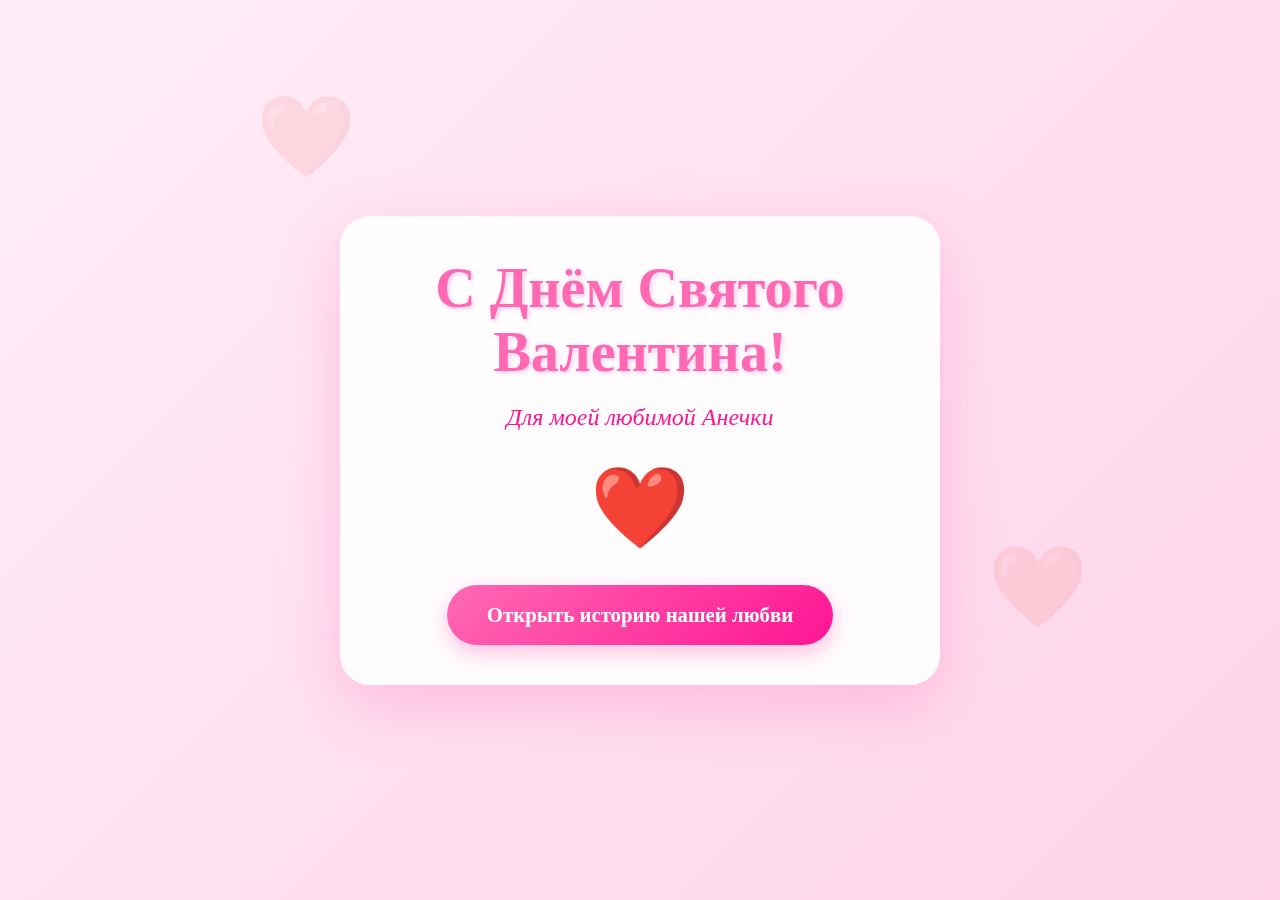
<file: index.html>
<!DOCTYPE html>
<html lang="ru">
<head>
    <meta charset="UTF-8">
    <meta name="viewport" content="width=device-width, initial-scale=1.0">
    <title>Для самой любимой ❤️</title>
    <link rel="stylesheet" href="styles.css">
</head>
<body class="welcome-page">
    <div class="hearts-background"></div>
    
    <div class="welcome-container">
        <h1 class="main-title">С Днём Святого Валентина!</h1>
        <p class="subtitle">Для моей любимой Анечки</p>
        <div class="heart-icon">❤️</div>
        <button class="start-button" onclick="goToStory()">Открыть историю нашей любви</button>
    </div>

    <script src="script.js"></script>
</body>
</html>
</file>
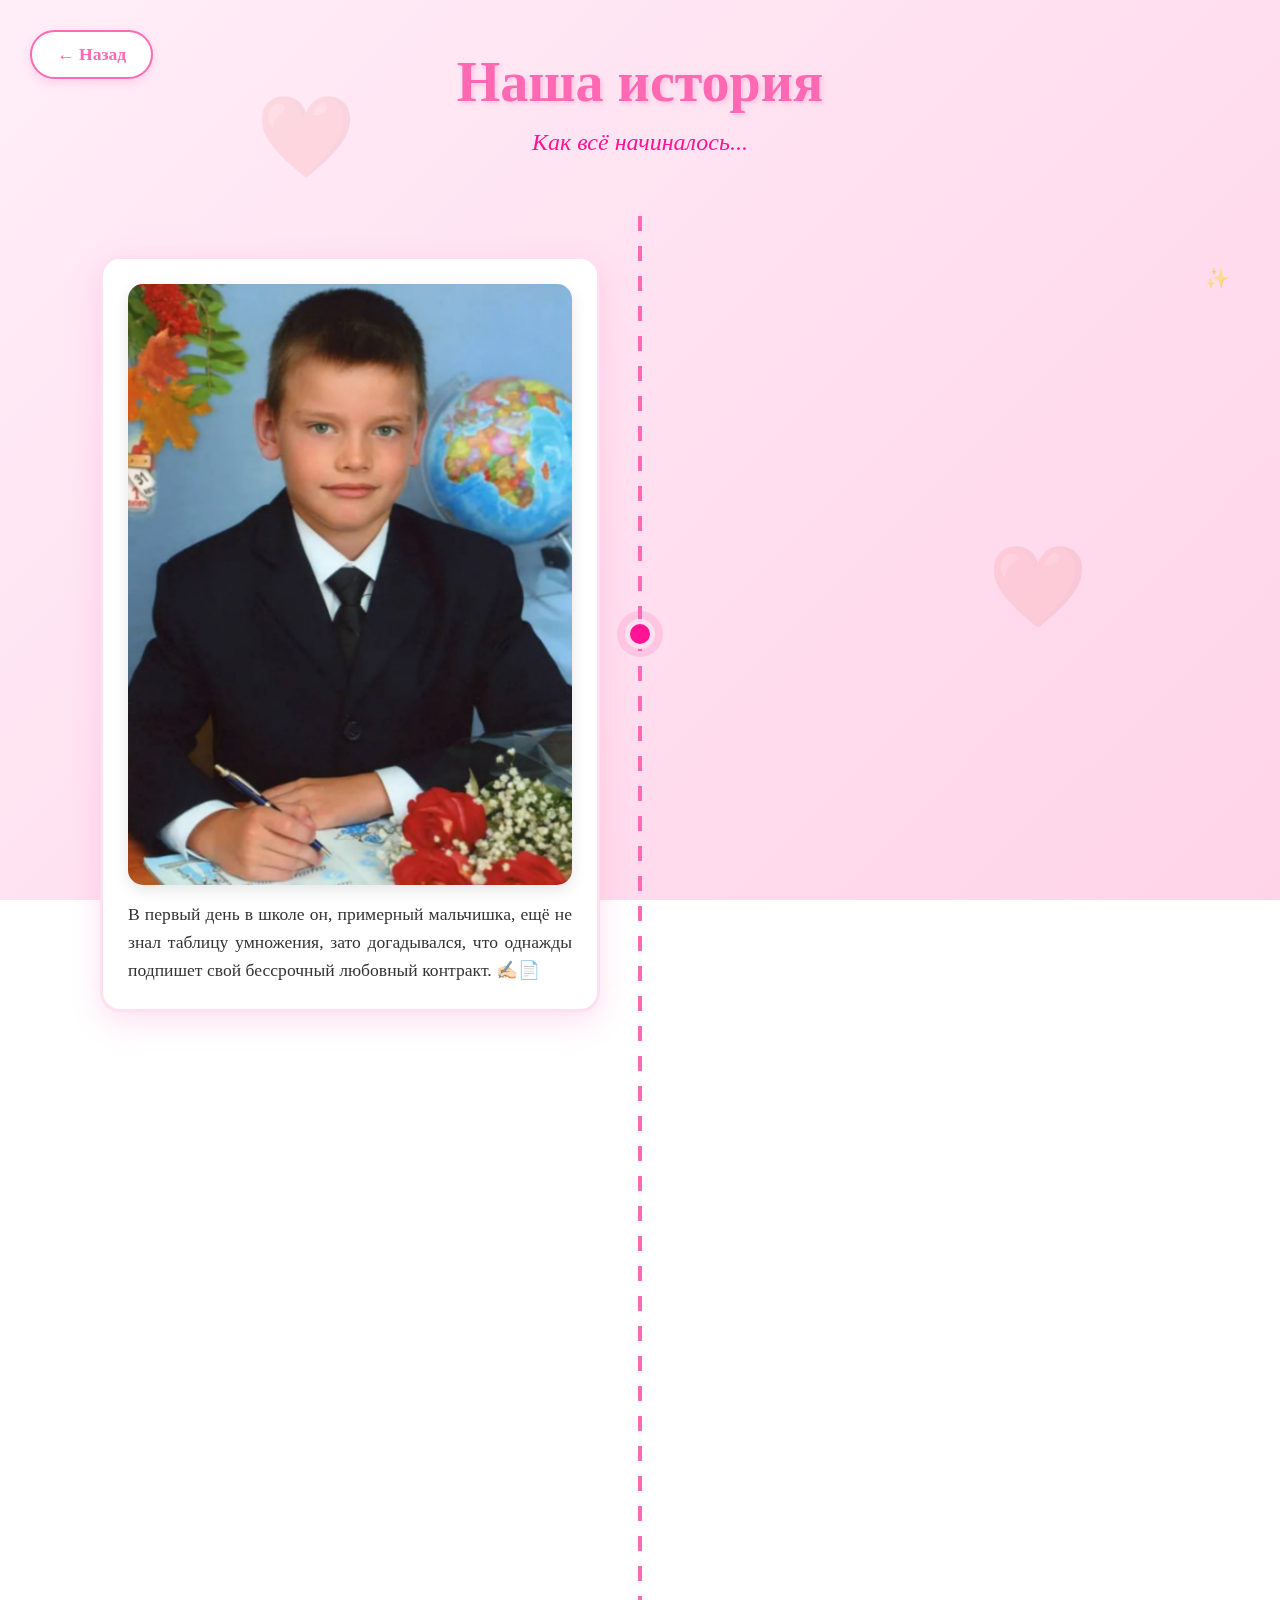
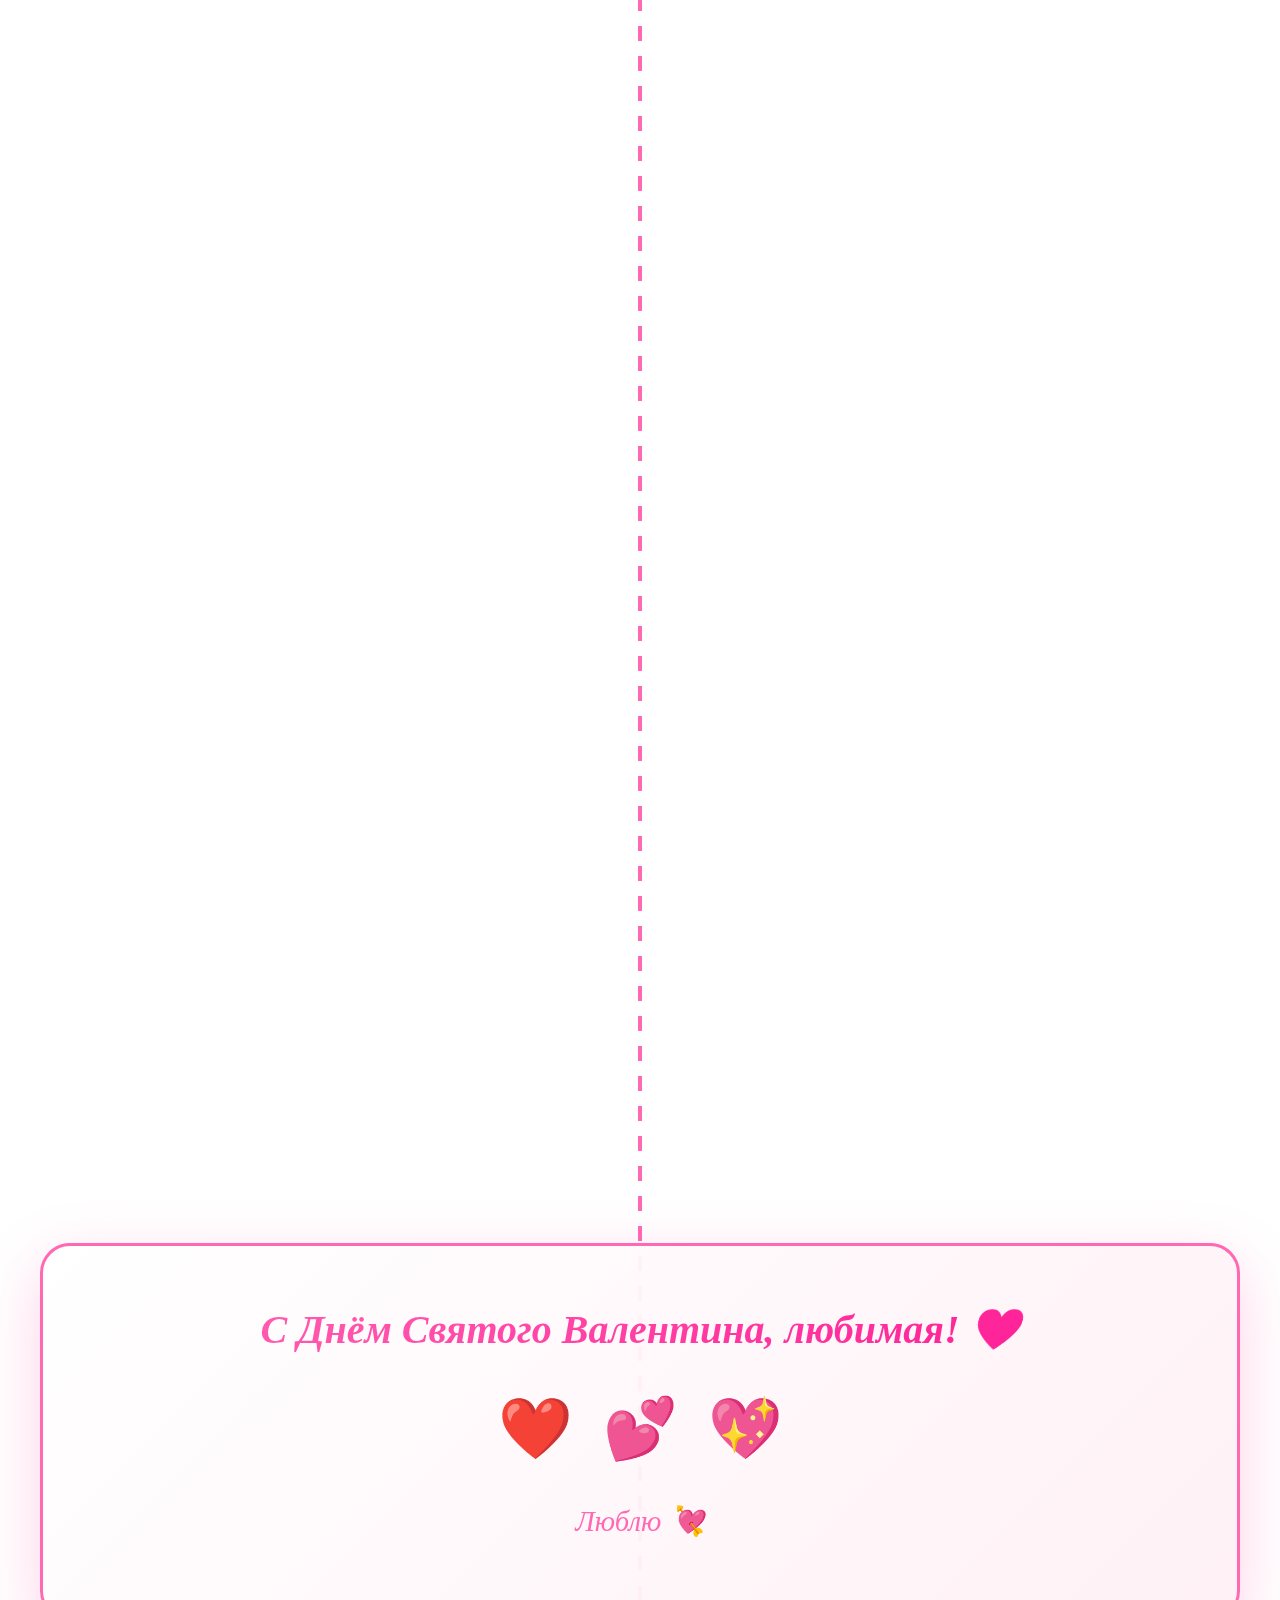
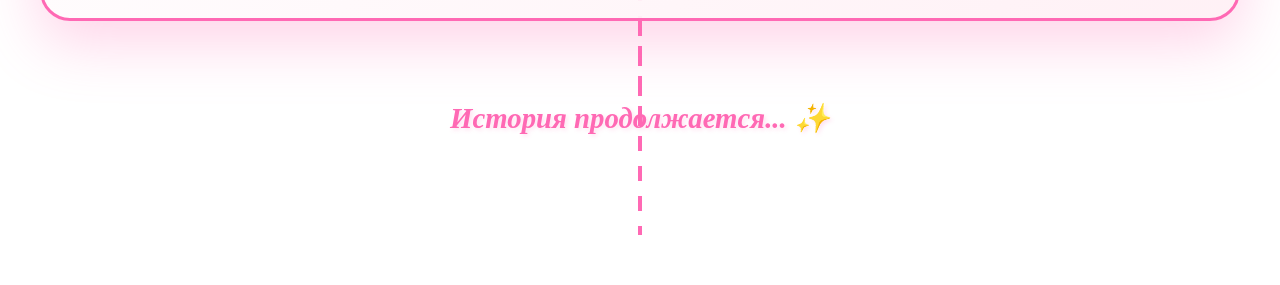
<file: story.html>
<!DOCTYPE html>
<html lang="ru">
<head>
    <meta charset="UTF-8">
    <meta name="viewport" content="width=device-width, initial-scale=1.0">
    <title>Наша история ❤️</title>
    <link rel="stylesheet" href="styles.css">
</head>
<body class="story-page">
    <div class="hearts-background"></div>
    
    <div class="story-container">
        <h1 class="story-title">Наша история</h1>
        <p class="story-subtitle">Как всё начиналось...</p>
        
        <div class="timeline-road">
            <!-- Точка 1 -->
            <div class="timeline-item left">
                <div class="timeline-content">
                    <div class="image-container">
                        <img src="images/photo1.jpg" alt="Фото 1">
                    </div>
                    <p class="timeline-text">В первый день в школе он, примерный мальчишка, ещё не знал таблицу умножения, зато догадывался, что однажды подпишет свой бессрочный любовный контракт. ✍🏻📄</p>
                </div>
                <div class="timeline-dot"></div>
            </div>

            <!-- Точка 2 -->
            <div class="timeline-item right">
                <div class="timeline-dot"></div>
                <div class="timeline-content">
                    <div class="image-container">
                        <img src="images/photo2.jpg" alt="Фото 2">
                    </div>
                    <p class="timeline-text">В это же время она, непослушная девчонка-хулиганка, лепила булочки на кухне (баловалась) и решила, что её будущий принц обязательно должен любить пирожки сильнее алгебры. 👩🏻‍🍳🥧</p>
                </div>
            </div>

            <!-- Точка 3 -->
            <div class="timeline-item left">
                <div class="timeline-content">
                    <div class="image-container">
                        <img src="images/photo3.jpg" alt="Фото 3">
                    </div>
                    <p class="timeline-text">Он тренировался в спортивном костюме, представляя, как когда‑нибудь эффектно войдёт в её жизнь, желательно без падений и со шнурками, завязанными не мамой. 🏋️🏆</p>
                </div>
                <div class="timeline-dot"></div>
            </div>

            <!-- Точка 4 -->
            <div class="timeline-item right">
                <div class="timeline-dot"></div>
                <div class="timeline-content">
                    <div class="image-container">
                        <img src="images/photo4.jpg" alt="Фото 4">
                    </div>
                    <p class="timeline-text">А по вечерам он репетировал на огромной гитаре, потому что чувствовал: когда они встретятся, чтобы впечатлить её, понадобится что-то наподобие серенады с фальшивыми, но очень искренними нотами. 🎸🎼</p>
                </div>
            </div>

            <!-- Точка 5 -->
            <div class="timeline-item left">
                <div class="timeline-content">
                    <div class="image-container">
                        <img src="images/photo5.jpg" alt="Фото 5">
                    </div>
                    <p class="timeline-text">Она подросла и теперь делала селфи в зеркале, тихо подозревая, что судьба рано или поздно пришлёт ей принца под цвет косичек, ну или просто хорошего парня. 📸✨</p>
                </div>
                <div class="timeline-dot"></div>
            </div>

            <!-- Точка 6 -->
            <div class="timeline-item right">
                <div class="timeline-dot"></div>
                <div class="timeline-content">
                    <div class="image-container">
                        <img src="images/photo6.jpg" alt="Фото 6">
                    </div>
                    <p class="timeline-text">В другой день она уже спешила по делам, молниеносно делая селфи и глядя в камеру так, будто что-то упускает или её поезд уходит и нужно торопиться. 💨📱</p>
                </div>
            </div>

            <!-- Точка 7 -->
            <div class="timeline-item left">
                <div class="timeline-content">
                    <div class="image-container">
                        <img src="images/photo7.jpg" alt="Фото 7">
                    </div>
                    <p class="timeline-text">Тем временем он шёл по двору с рюкзаком и наушниками, даже не догадываясь, что совсем скоро произойдёт случайная встреча с судьбой всей жизни. 🎧🚶</p>
                </div>
                <div class="timeline-dot"></div>
            </div>

            <!-- Точка 8 -->
            <div class="timeline-item right">
                <div class="timeline-dot"></div>
                <div class="timeline-content">
                    <div class="image-container">
                        <img src="images/photo8.jpg" alt="Фото 8">
                    </div>
                    <p class="timeline-text">Дома он делал вид, что занимается важными программистскими и умными делами, что, мол, жизнь идёт, нужно двигаться вперёд. А на самом деле всё свободное время сидел на дайвинчике и искал её. 💻🔍</p>
                </div>
            </div>

            <!-- Точка 9 -->
            <div class="timeline-item left">
                <div class="timeline-content">
                    <div class="image-container">
                        <img src="images/photo9.jpg" alt="Фото 9">
                    </div>
                    <p class="timeline-text">Долгожданная встреча настала. В этот день он пришёл с таким букетом, будто собирался извиниться сразу за все будущие глупости, а она улыбнулась так, что цветы внезапно стали второстепенными. 💐😊</p>
                </div>
                <div class="timeline-dot"></div>
            </div>

            <!-- Точка 10 -->
            <div class="timeline-item right">
                <div class="timeline-dot"></div>
                <div class="timeline-content">
                    <div class="image-container">
                        <img src="images/photo10.jpg" alt="Фото 10">
                    </div>
                    <p class="timeline-text">Уже через какое‑то время они ехали в лифте, она строила рожицы, а он делал серьёзный вид, хотя внутри лифта была ещё одна пассажирка - его растаявшее сердце. 😜❤️</p>
                </div>
            </div>

            <!-- Точка 11 -->
            <div class="timeline-item left">
                <div class="timeline-content">
                    <div class="image-container">
                        <img src="images/photo11.jpg" alt="Фото 11">
                    </div>
                    <p class="timeline-text">Потом они примерили форму пожарных и поняли, что вместе им вообще не страшны никакие пожары, потому что самый главный уже давно горит между ними. 🔥🚒</p>
                </div>
                <div class="timeline-dot"></div>
            </div>

            <!-- Точка 12 -->
            <div class="timeline-item right">
                <div class="timeline-dot"></div>
                <div class="timeline-content">
                    <div class="image-container">
                        <img src="images/photo12.jpg" alt="Фото 12">
                    </div>
                    <p class="timeline-text">А дома они лежали рядышком, делали смешные селфи крупным планом и мечтали о белом доме с голубыми ставнями с видом на реку, чтобы она могла рисовать. 🏡🎨</p>
                </div>
            </div>

            <!-- Точка 13 -->
            <div class="timeline-item left">
                <div class="timeline-content">
                    <div class="image-container">
                        <img src="images/photo13.jpg" alt="Фото 13">
                    </div>
                    <p class="timeline-text">На свидании они сидели напротив, но взглядами цеплялись так крепко, что официанту казалось, будто они заказали не ужин, а пожизненную подписку друг на друга. 🍽️💑</p>
                </div>
                <div class="timeline-dot"></div>
            </div>

            <!-- Точка 14 -->
            <div class="timeline-item right">
                <div class="timeline-dot"></div>
                <div class="timeline-content">
                    <div class="image-container">
                        <img src="images/photo14.jpg" alt="Фото 14">
                    </div>
                    <p class="timeline-text">Потом они, валяясь в объятиях на кровати, смеялись до слёз, и стало ясно: никакие подушки не нужны, если есть его плечо и её смех. 😂🤗</p>
                </div>
            </div>

            <!-- Точка 15 -->
            <div class="timeline-item left">
                <div class="timeline-content">
                    <div class="image-container">
                        <img src="images/photo15.jpg" alt="Фото 15">
                    </div>
                    <p class="timeline-text">Они получали удовольствие от каждой секунды, проведённой вместе. Вдвоём они устроили свою маленькую вселенную, где время мерялось не часами, а количеством поцелуев. 💫💋</p>
                </div>
                <div class="timeline-dot"></div>
            </div>

            <!-- Финальная валентинка - по центру -->
            <div class="timeline-item center-valentine">
                <div class="timeline-content valentine-card">
                    <div class="image-container">
                        <img src="images/photo16.jpg" alt="Валентинка">
                    </div>
                    <p class="timeline-text valentine-text">И в День святого Валентина их история превратилась в открытку, где всего одна фраза честно подытожила все фото. 💌✨</p>
                </div>
                <div class="timeline-dot heart-dot"></div>
            </div>

            <!-- Финал -->
            <div class="road-continues final">
                <p class="final-message">С Днём Святого Валентина, любимая! ❤️</p>
                <div class="hearts-row">
                    <span class="heart-pulse">❤️</span>
                    <span class="heart-pulse delay-1">💕</span>
                    <span class="heart-pulse delay-2">💖</span>
                </div>
                <p class="signature">Люблю 💘</p>
            </div>

            <!-- Продолжение пути -->
            <div class="road-extension">
                <p class="continuation-text">История продолжается... ✨</p>
            </div>
        </div>

        <button class="home-button" onclick="goHome()">← Назад</button>
    </div>

    <script src="script.js"></script>
</body>
</html>
</file>
<file: styles.css>
/* ========== ОБЩИЕ СТИЛИ ========== */
* {
    margin: 0;
    padding: 0;
    box-sizing: border-box;
}

body {
    font-family: 'Georgia', 'Times New Roman', serif;
    overflow-x: hidden;
    min-height: 100vh;
}

/* ========== ФОН С СЕРДЕЧКАМИ ========== */
.hearts-background {
    position: fixed;
    top: 0;
    left: 0;
    width: 100%;
    height: 100%;
    z-index: -1;
    background: linear-gradient(135deg, #ffeef8 0%, #ffe0f0 50%, #ffd4e8 100%);
    overflow: hidden;
}

.hearts-background::before,
.hearts-background::after {
    content: '❤️';
    position: absolute;
    font-size: 80px;
    opacity: 0.1;
    animation: float 20s infinite;
}

.hearts-background::before {
    top: 10%;
    left: 20%;
    animation-delay: 0s;
}

.hearts-background::after {
    top: 60%;
    right: 15%;
    animation-delay: 5s;
}

@keyframes float {
    0%, 100% {
        transform: translateY(0) rotate(0deg);
    }
    50% {
        transform: translateY(-30px) rotate(10deg);
    }
}

/* ========== ПРИВЕТСТВЕННАЯ СТРАНИЦА ========== */
.welcome-page {
    display: flex;
    align-items: center;
    justify-content: center;
    min-height: 100vh;
}

.welcome-container {
    text-align: center;
    padding: 40px;
    background: rgba(255, 255, 255, 0.9);
    border-radius: 30px;
    box-shadow: 0 20px 60px rgba(255, 105, 180, 0.3);
    max-width: 600px;
    animation: fadeIn 1s ease-in;
}

@keyframes fadeIn {
    from {
        opacity: 0;
        transform: scale(0.9);
    }
    to {
        opacity: 1;
        transform: scale(1);
    }
}

.main-title {
    font-size: 3.5em;
    color: #ff69b4;
    margin-bottom: 20px;
    text-shadow: 2px 2px 4px rgba(255, 105, 180, 0.3);
    font-weight: bold;
}

.subtitle {
    font-size: 1.5em;
    color: #ff1493;
    margin-bottom: 30px;
    font-style: italic;
}

.heart-icon {
    font-size: 80px;
    animation: heartbeat 1.5s infinite;
    margin: 30px 0;
}

@keyframes heartbeat {
    0%, 100% {
        transform: scale(1);
    }
    25% {
        transform: scale(1.1);
    }
    50% {
        transform: scale(1);
    }
    75% {
        transform: scale(1.15);
    }
}

.start-button {
    font-size: 1.3em;
    padding: 18px 40px;
    background: linear-gradient(135deg, #ff69b4, #ff1493);
    color: white;
    border: none;
    border-radius: 50px;
    cursor: pointer;
    font-family: 'Georgia', serif;
    font-weight: bold;
    box-shadow: 0 8px 20px rgba(255, 105, 180, 0.4);
    transition: all 0.3s ease;
}

.start-button:hover {
    transform: translateY(-3px);
    box-shadow: 0 12px 30px rgba(255, 105, 180, 0.6);
}

.start-button:active {
    transform: translateY(-1px);
}

/* ========== СТРАНИЦА ИСТОРИИ ========== */
.story-page {
    padding: 50px 20px;
    min-height: 100vh;
}

.story-container {
    max-width: 1200px;
    margin: 0 auto;
    position: relative;
}

.story-title {
    text-align: center;
    font-size: 3.5em;
    color: #ff69b4;
    margin-bottom: 15px;
    text-shadow: 2px 2px 4px rgba(255, 105, 180, 0.3);
    font-weight: bold;
}

.story-subtitle {
    text-align: center;
    font-size: 1.5em;
    color: #ff1493;
    margin-bottom: 60px;
    font-style: italic;
}

/* ========== ИЗВИЛИСТАЯ ДОРОГА ========== */
.timeline-road {
    position: relative;
    padding: 40px 0;
}

/* Центральная извилистая линия */
.timeline-road::before {
    content: '';
    position: absolute;
    top: 0;
    bottom: 0;
    left: 50%;
    width: 4px;
    background: repeating-linear-gradient(
        to bottom,
        #ff69b4,
        #ff69b4 15px,
        transparent 15px,
        transparent 30px
    );
    transform: translateX(-50%);
}

.timeline-item {
    position: relative;
    margin-bottom: 100px;
    display: flex;
    align-items: center;
    gap: 30px;
}

.timeline-item.left {
    justify-content: flex-end;
    padding-right: calc(50% + 40px);
}

.timeline-item.right {
    justify-content: flex-start;
    padding-left: calc(50% + 40px);
}

.timeline-dot {
    position: absolute;
    left: 50%;
    top: 50%;
    transform: translate(-50%, -50%);
    width: 30px;
    height: 30px;
    background: #ff1493;
    border: 5px solid #ffe0f0;
    border-radius: 50%;
    box-shadow: 0 0 0 8px rgba(255, 105, 180, 0.2);
    z-index: 2;
}

.timeline-content {
    background: white;
    padding: 25px;
    border-radius: 20px;
    box-shadow: 0 10px 30px rgba(255, 105, 180, 0.2);
    max-width: 500px;
    animation: slideIn 0.6s ease-out;
    border: 3px solid #ffe0f0;
}

.timeline-item.left .timeline-content {
    animation-name: slideInLeft;
}

.timeline-item.right .timeline-content {
    animation-name: slideInRight;
}

@keyframes slideInLeft {
    from {
        opacity: 0;
        transform: translateX(50px);
    }
    to {
        opacity: 1;
        transform: translateX(0);
    }
}

@keyframes slideInRight {
    from {
        opacity: 0;
        transform: translateX(-50px);
    }
    to {
        opacity: 1;
        transform: translateX(0);
    }
}

.image-container {
    width: 100%;
    margin-bottom: 15px;
    border-radius: 15px;
    overflow: hidden;
    box-shadow: 0 5px 15px rgba(0, 0, 0, 0.1);
}

.image-container img {
    width: 100%;
    height: auto;
    display: block;
    transition: transform 0.3s ease;
}

.image-container:hover img {
    transform: scale(1.05);
}

.timeline-text {
    font-size: 1.1em;
    line-height: 1.6;
    color: #333;
    text-align: justify;
}

/* ========== ПРОДОЛЖЕНИЕ ИСТОРИИ ========== */
.road-continues {
    text-align: center;
    margin-top: 80px;
    padding: 40px;
}

.road-continues p {
    font-size: 1.8em;
    color: #ff69b4;
    font-style: italic;
    margin-bottom: 20px;
}

.heart-pulse {
    font-size: 60px;
    animation: pulse 1.5s infinite;
    display: inline-block;
}

.heart-pulse.delay-1 {
    animation-delay: 0.3s;
}

.heart-pulse.delay-2 {
    animation-delay: 0.6s;
}

@keyframes pulse {
    0%, 100% {
        transform: scale(1);
        opacity: 1;
    }
    50% {
        transform: scale(1.2);
        opacity: 0.8;
    }
}

/* ========== ЦЕНТРАЛЬНАЯ ВАЛЕНТИНКА ========== */
.timeline-item.center-valentine {
    display: flex;
    flex-direction: column;
    align-items: center;
    padding: 60px 20px;
    margin: 80px 0;
}

.timeline-item.center-valentine .timeline-content {
    max-width: 650px;
    background: linear-gradient(135deg, #fff5f8, #ffffff);
    border: 5px solid #ff69b4;
    box-shadow: 0 20px 60px rgba(255, 105, 180, 0.4);
    animation: scaleIn 1s ease-out;
    position: relative;
}

@keyframes scaleIn {
    from {
        opacity: 0;
        transform: scale(0.8);
    }
    to {
        opacity: 1;
        transform: scale(1);
    }
}

.valentine-card {
    padding: 40px !important;
}

.valentine-card::before,
.valentine-card::after {
    content: '💖';
    position: absolute;
    font-size: 40px;
    animation: float 3s ease-in-out infinite;
}

.valentine-card::before {
    top: -20px;
    left: -20px;
}

.valentine-card::after {
    bottom: -20px;
    right: -20px;
    animation-delay: 1.5s;
}

.valentine-text {
    font-size: 1.3em !important;
    text-align: center !important;
    color: #ff1493;
    font-weight: bold;
    margin-top: 20px;
}

.timeline-item.center-valentine .timeline-dot {
    position: relative;
    left: 0;
    top: auto;
    transform: none;
    width: 50px;
    height: 50px;
    margin-top: 30px;
    background: linear-gradient(135deg, #ff69b4, #ff1493);
    box-shadow: 0 0 0 15px rgba(255, 105, 180, 0.3);
}

.heart-dot::before {
    content: '❤️';
    position: absolute;
    top: 50%;
    left: 50%;
    transform: translate(-50%, -50%);
    font-size: 30px;
}

/* ========== ФИНАЛЬНОЕ СООБЩЕНИЕ ========== */
.road-continues.final {
    background: linear-gradient(135deg, rgba(255, 255, 255, 0.95), rgba(255, 240, 245, 0.95));
    border-radius: 30px;
    padding: 60px 40px;
    margin-top: 100px;
    box-shadow: 0 20px 60px rgba(255, 105, 180, 0.3);
    position: relative;
    z-index: 10;
    border: 3px solid #ff69b4;
}

.final-message {
    font-size: 2.5em !important;
    font-weight: bold;
    background: linear-gradient(135deg, #ff69b4, #ff1493);
    -webkit-background-clip: text;
    -webkit-text-fill-color: transparent;
    background-clip: text;
    margin-bottom: 30px;
}

.hearts-row {
    display: flex;
    justify-content: center;
    gap: 30px;
    margin: 40px 0;
}

.signature {
    font-size: 1.8em;
    color: #ff69b4;
    font-style: italic;
    margin-top: 30px;
}

/* ========== ПРОДОЛЖЕНИЕ ПУТИ ========== */
.road-extension {
    position: relative;
    padding: 80px 20px 60px;
    text-align: center;
}

.road-extension::before {
    content: '';
    position: absolute;
    top: 0;
    left: 50%;
    transform: translateX(-50%);
    width: 4px;
    height: 120px;
    background: repeating-linear-gradient(
        to bottom,
        #ff69b4,
        #ff69b4 15px,
        transparent 15px,
        transparent 30px
    );
}

.continuation-text {
    font-size: 1.8em;
    color: #ff69b4;
    font-style: italic;
    font-weight: bold;
    text-shadow: 2px 2px 4px rgba(255, 105, 180, 0.2);
}

/* ========== ДЕКОРАТИВНЫЕ ЭЛЕМЕНТЫ ========== */
.timeline-content::before {
    content: '✨';
    position: absolute;
    top: 10px;
    right: 10px;
    font-size: 20px;
    opacity: 0.5;
}

.timeline-item:nth-child(3n) .timeline-content::before {
    content: '💕';
}

.timeline-item:nth-child(4n) .timeline-content::before {
    content: '💖';
}

.timeline-item:nth-child(5n) .timeline-content::before {
    content: '🌸';
}

/* ========== КНОПКА НАЗАД ========== */
.home-button {
    position: fixed;
    top: 30px;
    left: 30px;
    padding: 12px 25px;
    background: white;
    color: #ff69b4;
    border: 2px solid #ff69b4;
    border-radius: 25px;
    font-size: 1.1em;
    cursor: pointer;
    font-family: 'Georgia', serif;
    font-weight: bold;
    transition: all 0.3s ease;
    box-shadow: 0 4px 10px rgba(255, 105, 180, 0.2);
}

.home-button:hover {
    background: #ff69b4;
    color: white;
    transform: translateX(-5px);
}

/* ========== АДАПТИВНОСТЬ ========== */
@media (max-width: 768px) {
    .main-title {
        font-size: 2.5em;
    }
    
    .story-title {
        font-size: 2.5em;
    }
    
    .timeline-road::before {
        left: 30px;
    }
    
    .timeline-item.left,
    .timeline-item.right {
        padding-left: 80px;
        padding-right: 20px;
        justify-content: flex-start;
    }
    
    .timeline-item.center-valentine {
        padding-left: 20px;
        padding-right: 20px;
    }
    
    .timeline-dot {
        left: 30px;
    }
    
    .timeline-item.center-valentine .timeline-dot {
        left: 0;
    }
    
    .timeline-content {
        max-width: 100%;
    }
    
    .final-message {
        font-size: 1.8em !important;
    }
    
    .hearts-row {
        gap: 15px;
    }
}
</file>
